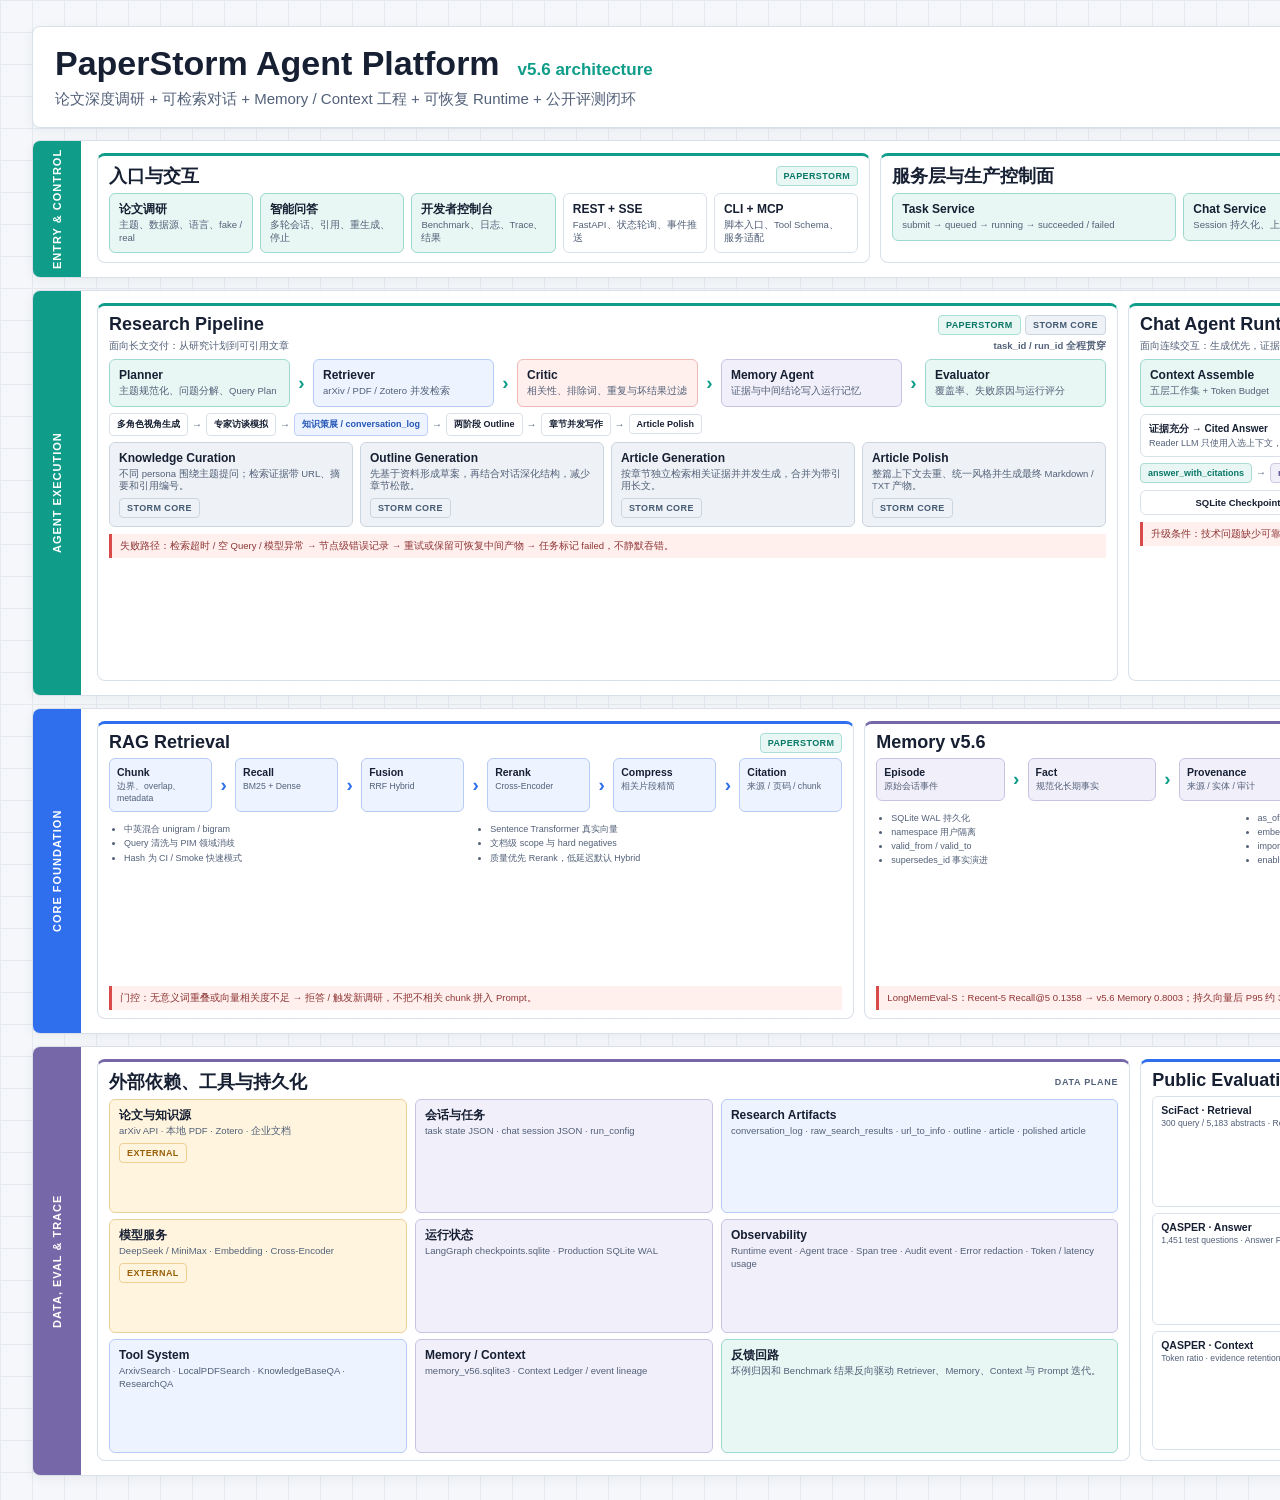
<file: docs/architecture/paperstorm-system-architecture.html>
<!doctype html>
<html lang="zh-CN">
<head>
  <meta charset="utf-8" />
  <meta name="viewport" content="width=2400, initial-scale=1" />
  <title>PaperStorm Agent Platform - System Architecture</title>
  <style>
    :root {
      --canvas: #f5f7fa;
      --surface: #ffffff;
      --ink: #172033;
      --muted: #526078;
      --line: #d9e0e9;
      --control: #0f9d8a;
      --control-soft: #e8f7f4;
      --data: #2f6fed;
      --data-soft: #edf3ff;
      --external: #d58a16;
      --external-soft: #fff5df;
      --danger: #d94a4a;
      --danger-soft: #fff0ee;
      --storage: #7567a8;
      --storage-soft: #f1effa;
      --storm: #435a73;
      --storm-soft: #eef2f6;
    }
    * { box-sizing: border-box; }
    html, body { margin: 0; width: 2400px; min-width: 2400px; background: var(--canvas); color: var(--ink); }
    body { font-family: "Segoe UI", "Microsoft YaHei", Arial, sans-serif; letter-spacing: 0; }
    .architecture-map {
      position: relative;
      width: 2400px;
      height: 1500px;
      padding: 26px 32px 24px;
      display: grid;
      grid-template-rows: 102px 138px 406px 326px 430px;
      gap: 12px;
      overflow: hidden;
      background:
        linear-gradient(#e5eaf1 1px, transparent 1px),
        linear-gradient(90deg, #e5eaf1 1px, transparent 1px),
        var(--canvas);
      background-size: 32px 32px;
    }
    .map-header, .layer, .panel {
      background: rgba(255,255,255,.97);
      border: 1px solid var(--line);
      border-radius: 8px;
      box-shadow: 0 3px 12px rgba(38, 54, 74, .055);
    }
    .map-header { display: grid; grid-template-columns: 1.3fr 1fr; align-items: center; padding: 16px 22px; }
    .title-line { display: flex; align-items: baseline; gap: 18px; }
    h1 { margin: 0; font-size: 34px; line-height: 1.1; letter-spacing: 0; }
    .version { color: var(--control); font-size: 17px; font-weight: 800; }
    .subtitle { margin: 7px 0 0; color: var(--muted); font-size: 15px; }
    .legend { display: flex; justify-content: flex-end; align-items: center; flex-wrap: wrap; gap: 8px 18px; }
    .legend-item { display: flex; gap: 7px; align-items: center; color: var(--muted); font-size: 12px; white-space: nowrap; }
    .legend-line { width: 30px; height: 3px; border-radius: 3px; background: currentColor; }
    .legend-line.dashed { height: 0; border-top: 2px dashed currentColor; background: none; }
    .legend .control { color: var(--control); }
    .legend .data { color: var(--data); }
    .legend .external { color: var(--external); }
    .legend .danger { color: var(--danger); }
    .legend .optional { color: #8994a5; }
    .ownership { display: flex; justify-content: flex-end; gap: 8px; margin-top: 8px; }
    .badge { display: inline-flex; align-items: center; height: 20px; padding: 0 7px; border-radius: 4px; font-size: 9px; font-weight: 800; letter-spacing: .4px; white-space: nowrap; }
    .badge.paperstorm { color: #087766; background: var(--control-soft); border: 1px solid #a9ded4; }
    .badge.storm { color: var(--storm); background: var(--storm-soft); border: 1px solid #cbd5df; }
    .badge.external { color: #995f09; background: var(--external-soft); border: 1px solid #edd092; }
    .badge.blocked { color: #a23333; background: var(--danger-soft); border: 1px solid #efb2ad; }
    .layer { position: relative; padding: 12px 14px 14px 64px; overflow: hidden; }
    .layer-label {
      position: absolute; inset: 0 auto 0 0; width: 48px; display: flex; align-items: center; justify-content: center;
      color: #fff; background: var(--control); font-size: 11px; font-weight: 800; writing-mode: vertical-rl;
      transform: rotate(180deg); letter-spacing: 1px; text-transform: uppercase;
    }
    .layer-label.data-bg { background: var(--data); }
    .layer-label.storage-bg { background: var(--storage); }
    .layer-grid { height: 100%; display: grid; gap: 10px; }
    .entry-grid { grid-template-columns: 1.05fr 2fr; }
    .execution-grid { grid-template-columns: 1fr 1.2fr; }
    .foundation-grid { grid-template-columns: 1.05fr 1.05fr 1fr; }
    .bottom-grid { grid-template-columns: .92fr 1.08fr; }
    .panel { min-width: 0; padding: 8px 11px; box-shadow: none; overflow: hidden; }
    .panel.control-panel { border-top: 3px solid var(--control); }
    .panel.data-panel { border-top: 3px solid var(--data); }
    .panel.external-panel { border-top: 3px solid var(--external); }
    .panel.storage-panel { border-top: 3px solid var(--storage); }
    .panel.danger-panel { border-top: 3px solid var(--danger); }
    .panel-title { display: flex; align-items: center; justify-content: space-between; gap: 8px; margin-bottom: 5px; }
    .panel-title h2, .panel-title h3 { margin: 0; letter-spacing: 0; }
    .panel-title h2 { font-size: 18px; }
    .panel-title h3 { font-size: 15px; }
    .panel-kicker { color: var(--muted); font-size: 9px; font-weight: 800; letter-spacing: .7px; text-transform: uppercase; }
    .nodes { display: grid; gap: 7px; }
    .nodes.cols-2 { grid-template-columns: repeat(2, 1fr); }
    .nodes.cols-3 { grid-template-columns: repeat(3, 1fr); }
    .nodes.cols-4 { grid-template-columns: repeat(4, 1fr); }
    .nodes.cols-5 { grid-template-columns: repeat(5, 1fr); }
    .node {
      min-width: 0; border: 1px solid var(--line); border-radius: 6px; padding: 8px 9px; background: #fff;
      overflow-wrap: anywhere;
    }
    .node strong { display: block; font-size: 12px; line-height: 1.18; margin-bottom: 3px; }
    .node p { margin: 0; color: var(--muted); font-size: 9.5px; line-height: 1.32; }
    .node.control-node { border-color: #9ed9ce; background: var(--control-soft); }
    .node.data-node { border-color: #b7cbf4; background: var(--data-soft); }
    .node.external-node { border-color: #ead098; background: var(--external-soft); }
    .node.storage-node { border-color: #c9c2e5; background: var(--storage-soft); }
    .node.danger-node { border-color: #efb9b4; background: var(--danger-soft); }
    .node.storm-node { border-color: #cbd5df; background: var(--storm-soft); }
    .flow { display: flex; align-items: stretch; gap: 4px; min-width: 0; }
    .flow .node { flex: 1; }
    .arrow { flex: 0 0 15px; display: grid; place-items: center; color: var(--control); font-size: 19px; font-weight: 800; }
    .arrow.data-arrow { color: var(--data); }
    .arrow.danger-arrow { color: var(--danger); }
    .mini-flow { display: flex; align-items: center; flex-wrap: wrap; gap: 4px; margin: 6px 0; }
    .chip { padding: 4px 7px; border: 1px solid var(--line); border-radius: 4px; background: #fff; font-size: 9px; font-weight: 700; }
    .chip.control-chip { color: #087766; border-color: #acdcd3; background: var(--control-soft); }
    .chip.data-chip { color: #2356b7; border-color: #bfd0f2; background: var(--data-soft); }
    .chip.storage-chip { color: #5a4c91; border-color: #cec8e5; background: var(--storage-soft); }
    .micro-arrow { color: var(--muted); font-size: 10px; font-weight: 800; }
    .callout { margin-top: 7px; border-left: 3px solid var(--danger); background: var(--danger-soft); padding: 6px 8px; color: #8e3535; font-size: 9.5px; line-height: 1.3; }
    .ownership-row { display: flex; gap: 4px; margin-top: 5px; }
    .branch-row { display: grid; grid-template-columns: 1fr 1fr 1fr; gap: 6px; margin-top: 7px; }
    .branch { position: relative; border: 1px solid var(--line); border-radius: 6px; padding: 7px 8px; background: #fff; }
    .branch::before { content: ""; position: absolute; top: -8px; left: 50%; height: 8px; border-left: 2px solid var(--control); }
    .branch.danger-branch::before { border-color: var(--danger); border-left-style: dashed; }
    .branch strong { display: block; font-size: 10px; margin-bottom: 2px; }
    .branch p { margin: 0; color: var(--muted); font-size: 9px; line-height: 1.25; }
    .subsystem { display: grid; grid-template-rows: auto auto 1fr auto; }
    .subsystem .flow { margin-bottom: 7px; }
    .subsystem .node { padding: 7px; }
    .subsystem .node strong { font-size: 10.5px; }
    .subsystem .node p { font-size: 8.7px; }
    .detail-list { margin: 4px 0 0; padding-left: 15px; color: var(--muted); font-size: 9px; line-height: 1.35; columns: 2; column-gap: 14px; }
    .detail-list li { margin-bottom: 2px; break-inside: avoid; }
    .pipeline-caption { display: flex; justify-content: space-between; align-items: center; gap: 8px; margin: 3px 0 6px; color: var(--muted); font-size: 9.5px; }
    .runtime-strip { display: grid; grid-template-columns: repeat(6, 1fr); gap: 5px; margin-top: 7px; }
    .runtime-strip .node { padding: 6px; text-align: center; }
    .runtime-strip .node strong { font-size: 9.5px; margin: 0; }
    .storage-columns { display: grid; grid-template-columns: .9fr .9fr 1.2fr; gap: 8px; height: calc(100% - 28px); }
    .stack { display: flex; flex-direction: column; gap: 6px; }
    .stack .node { flex: 1; }
    .benchmark-layout { display: grid; grid-template-columns: 1.1fr .9fr; gap: 8px; height: calc(100% - 28px); }
    .benchmark-cards { display: grid; grid-template-columns: 1fr 1fr; gap: 6px; }
    .benchmark-card { border: 1px solid var(--line); border-radius: 6px; padding: 7px 8px; background: #fff; }
    .benchmark-card strong { font-size: 10.5px; display: block; margin-bottom: 2px; }
    .benchmark-card p { margin: 0; font-size: 8.6px; line-height: 1.26; color: var(--muted); }
    .benchmark-card.blocked-card { border-style: dashed; border-color: #e3a39e; background: var(--danger-soft); }
    .loop-column { display: flex; flex-direction: column; justify-content: center; gap: 5px; }
    .loop-step { position: relative; padding: 7px 8px 7px 26px; border: 1px solid #b9caef; border-radius: 6px; background: var(--data-soft); }
    .loop-step b { position: absolute; left: 7px; top: 7px; width: 13px; height: 13px; border-radius: 50%; background: var(--data); color: #fff; font-size: 8px; display: grid; place-items: center; }
    .loop-step strong { display: block; font-size: 10px; }
    .loop-step span { display: block; color: var(--muted); font-size: 8.5px; margin-top: 2px; }
    .loop-down { text-align: center; height: 8px; line-height: 8px; color: var(--data); font-size: 12px; }
    .side-rail { position: absolute; right: 8px; top: 254px; bottom: 446px; width: 20px; pointer-events: none; }
    .side-rail::before { content: ""; position: absolute; left: 8px; top: 0; bottom: 0; border-left: 2px dashed #9eabbc; }
    .rail-tag { position: absolute; right: -3px; padding: 4px 5px; writing-mode: vertical-rl; background: #fff; border: 1px solid var(--line); border-radius: 4px; color: var(--muted); font-size: 8px; font-weight: 800; }
    .rail-tag.request { top: 34px; }
    .rail-tag.event { bottom: 34px; }
    .footer-note { position: absolute; right: 43px; bottom: 28px; color: #7a8697; font-size: 8px; }
  </style>
</head>
<body>
<main class="architecture-map">
  <header class="map-header">
    <div>
      <div class="title-line"><h1>PaperStorm Agent Platform</h1><span class="version">v5.6 architecture</span></div>
      <p class="subtitle">论文深度调研 + 可检索对话 + Memory / Context 工程 + 可恢复 Runtime + 公开评测闭环</p>
    </div>
    <div>
      <div class="legend">
        <span class="legend-item control"><i class="legend-line"></i>Agent 控制流</span>
        <span class="legend-item data"><i class="legend-line"></i>数据 / 检索流</span>
        <span class="legend-item external"><i class="legend-line"></i>外部模型与工具</span>
        <span class="legend-item danger"><i class="legend-line dashed"></i>降级 / 拒答</span>
        <span class="legend-item optional"><i class="legend-line dashed"></i>可选 / 兼容路径</span>
      </div>
      <div class="ownership"><span class="badge storm">STORM CORE</span><span class="badge paperstorm">PAPERSTORM</span><span class="badge external">EXTERNAL</span></div>
    </div>
  </header>

  <section class="layer entry-layer">
    <div class="layer-label">Entry & Control</div>
    <div class="layer-grid entry-grid">
      <article class="panel control-panel">
        <div class="panel-title"><h2>入口与交互</h2><span class="badge paperstorm">PAPERSTORM</span></div>
        <div class="nodes cols-5">
          <div class="node control-node"><strong>论文调研</strong><p>主题、数据源、语言、fake / real</p></div>
          <div class="node control-node"><strong>智能问答</strong><p>多轮会话、引用、重生成、停止</p></div>
          <div class="node control-node"><strong>开发者控制台</strong><p>Benchmark、日志、Trace、结果</p></div>
          <div class="node"><strong>REST + SSE</strong><p>FastAPI、状态轮询、事件推送</p></div>
          <div class="node"><strong>CLI + MCP</strong><p>脚本入口、Tool Schema、服务适配</p></div>
        </div>
      </article>
      <article class="panel control-panel">
        <div class="panel-title"><h2>服务层与生产控制面</h2><span class="panel-kicker">request lifecycle & governance</span></div>
        <div class="nodes cols-5">
          <div class="node control-node"><strong>Task Service</strong><p>submit → queued → running → succeeded / failed</p></div>
          <div class="node control-node"><strong>Chat Service</strong><p>Session 持久化、上下文、取消与版本</p></div>
          <div class="node"><strong>Worker & Concurrency</strong><p>并发容量、队列调度、恢复与重试</p></div>
          <div class="node storage-node"><strong>Production Control</strong><p>ACL、幂等、TTL Cache、熔断、审计</p></div>
          <div class="node data-node"><strong>Benchmark Manager</strong><p>Registry、隔离子进程、PID、日志与结果</p></div>
        </div>
      </article>
    </div>
  </section>

  <section class="layer">
    <div class="layer-label">Agent Execution</div>
    <div class="layer-grid execution-grid">
      <article class="panel control-panel">
        <div class="panel-title"><h2>Research Pipeline</h2><span><span class="badge paperstorm">PAPERSTORM</span> <span class="badge storm">STORM CORE</span></span></div>
        <div class="pipeline-caption"><span>面向长文交付：从研究计划到可引用文章</span><b>task_id / run_id 全程贯穿</b></div>
        <div class="flow">
          <div class="node control-node"><strong>Planner</strong><p>主题规范化、问题分解、Query Plan</p></div><span class="arrow">›</span>
          <div class="node data-node"><strong>Retriever</strong><p>arXiv / PDF / Zotero 并发检索</p></div><span class="arrow">›</span>
          <div class="node danger-node"><strong>Critic</strong><p>相关性、排除词、重复与坏结果过滤</p></div><span class="arrow">›</span>
          <div class="node storage-node"><strong>Memory Agent</strong><p>证据与中间结论写入运行记忆</p></div><span class="arrow">›</span>
          <div class="node control-node"><strong>Evaluator</strong><p>覆盖率、失败原因与运行评分</p></div>
        </div>
        <div class="mini-flow">
          <span class="chip">多角色视角生成</span><span class="micro-arrow">→</span>
          <span class="chip">专家访谈模拟</span><span class="micro-arrow">→</span>
          <span class="chip data-chip">知识策展 / conversation_log</span><span class="micro-arrow">→</span>
          <span class="chip">两阶段 Outline</span><span class="micro-arrow">→</span>
          <span class="chip">章节并发写作</span><span class="micro-arrow">→</span>
          <span class="chip">Article Polish</span>
        </div>
        <div class="nodes cols-4">
          <div class="node storm-node"><strong>Knowledge Curation</strong><p>不同 persona 围绕主题提问；检索证据带 URL、摘要和引用编号。</p><div class="ownership-row"><span class="badge storm">STORM CORE</span></div></div>
          <div class="node storm-node"><strong>Outline Generation</strong><p>先基于资料形成草案，再结合对话深化结构，减少章节松散。</p><div class="ownership-row"><span class="badge storm">STORM CORE</span></div></div>
          <div class="node storm-node"><strong>Article Generation</strong><p>按章节独立检索相关证据并并发生成，合并为带引用长文。</p><div class="ownership-row"><span class="badge storm">STORM CORE</span></div></div>
          <div class="node storm-node"><strong>Article Polish</strong><p>整篇上下文去重、统一风格并生成最终 Markdown / TXT 产物。</p><div class="ownership-row"><span class="badge storm">STORM CORE</span></div></div>
        </div>
        <div class="callout">失败路径：检索超时 / 空 Query / 模型异常 → 节点级错误记录 → 重试或保留可恢复中间产物 → 任务标记 failed，不静默吞错。</div>
      </article>

      <article class="panel control-panel">
        <div class="panel-title"><h2>Chat Agent Runtime</h2><span class="badge paperstorm">LANGGRAPH + PAPERSTORM</span></div>
        <div class="pipeline-caption"><span>面向连续交互：生成优先，证据不足才升级检索或深度调研</span><b>thread_id + request_id 幂等</b></div>
        <div class="flow">
          <div class="node control-node"><strong>Context Assemble</strong><p>五层工作集 + Token Budget</p></div><span class="arrow">›</span>
          <div class="node control-node"><strong>Intent Route</strong><p>规则兜底 + LLM 增强</p></div><span class="arrow">›</span>
          <div class="node storage-node"><strong>Memory Recall</strong><p>跨会话事实与 episode</p></div><span class="arrow">›</span>
          <div class="node data-node"><strong>Knowledge Retrieval</strong><p>已有任务 / KB / 论文证据</p></div><span class="arrow">›</span>
          <div class="node control-node"><strong>Evidence Gate</strong><p>LLM Judge + 确定性保守回退</p></div>
        </div>
        <div class="branch-row">
          <div class="branch"><strong>证据充分 → Cited Answer</strong><p>Reader LLM 只使用入选上下文，返回答案与可展开引用。</p></div>
          <div class="branch"><strong>需要新知识 → Deep Research</strong><p>调用隔离的 STORM 工具，等待调研结果后再组织回答。</p></div>
          <div class="branch danger-branch"><strong>歧义 / 不安全 → Clarify / Refuse</strong><p>请求补充主题，或明确说明现有证据不足，不伪造答案。</p></div>
        </div>
        <div class="mini-flow">
          <span class="chip control-chip">answer_with_citations</span><span class="micro-arrow">→</span>
          <span class="chip storage-chip">memory_candidate_write</span><span class="micro-arrow">→</span>
          <span class="chip control-chip">final_trace</span><span class="micro-arrow">→</span>
          <span class="chip">Session JSON / SSE event</span>
        </div>
        <div class="runtime-strip">
          <div class="node"><strong>SQLite Checkpoint</strong></div>
          <div class="node"><strong>节点级 Retry</strong></div>
          <div class="node"><strong>Tool Registry</strong></div>
          <div class="node"><strong>Hook Manager</strong></div>
          <div class="node"><strong>Cancel / Regenerate</strong></div>
          <div class="node"><strong>Span Trace</strong></div>
        </div>
        <div class="callout">升级条件：技术问题缺少可靠证据、裁判判定 insufficient，或用户明确要求调研；闲聊与系统问题不应误入论文检索。</div>
      </article>
    </div>
  </section>

  <section class="layer">
    <div class="layer-label data-bg">Core Foundation</div>
    <div class="layer-grid foundation-grid">
      <article class="panel data-panel subsystem">
        <div class="panel-title"><h2>RAG Retrieval</h2><span class="badge paperstorm">PAPERSTORM</span></div>
        <div class="flow">
          <div class="node data-node"><strong>Chunk</strong><p>边界、overlap、metadata</p></div><span class="arrow data-arrow">›</span>
          <div class="node data-node"><strong>Recall</strong><p>BM25 + Dense</p></div><span class="arrow data-arrow">›</span>
          <div class="node data-node"><strong>Fusion</strong><p>RRF Hybrid</p></div><span class="arrow data-arrow">›</span>
          <div class="node data-node"><strong>Rerank</strong><p>Cross-Encoder</p></div><span class="arrow data-arrow">›</span>
          <div class="node data-node"><strong>Compress</strong><p>相关片段精简</p></div><span class="arrow data-arrow">›</span>
          <div class="node data-node"><strong>Citation</strong><p>来源 / 页码 / chunk</p></div>
        </div>
        <ul class="detail-list"><li>中英混合 unigram / bigram</li><li>Query 清洗与 PIM 领域消歧</li><li>Hash 为 CI / Smoke 快速模式</li><li>Sentence Transformer 真实向量</li><li>文档级 scope 与 hard negatives</li><li>质量优先 Rerank，低延迟默认 Hybrid</li></ul>
        <div class="callout">门控：无意义词重叠或向量相关度不足 → 拒答 / 触发新调研，不把不相关 chunk 拼入 Prompt。</div>
      </article>

      <article class="panel storage-panel subsystem">
        <div class="panel-title"><h2>Memory v5.6</h2><span class="badge paperstorm">TEMPORAL MEMORY</span></div>
        <div class="flow">
          <div class="node storage-node"><strong>Episode</strong><p>原始会话事件</p></div><span class="arrow">›</span>
          <div class="node storage-node"><strong>Fact</strong><p>规范化长期事实</p></div><span class="arrow">›</span>
          <div class="node storage-node"><strong>Provenance</strong><p>来源 / 实体 / 审计</p></div><span class="arrow">›</span>
          <div class="node storage-node"><strong>Hybrid Recall</strong><p>BM25 + Vector + Time</p></div><span class="arrow">›</span>
          <div class="node storage-node"><strong>RRF + MMR</strong><p>融合与多样性</p></div>
        </div>
        <ul class="detail-list"><li>SQLite WAL 持久化</li><li>namespace 用户隔离</li><li>valid_from / valid_to</li><li>supersedes_id 事实演进</li><li>as_of 历史查询</li><li>embedding 按模型指纹持久化</li><li>importance / recency</li><li>enable / export / delete / audit</li></ul>
        <div class="callout">LongMemEval-S：Recent-5 Recall@5 0.1358 → v5.6 Memory 0.8003；持久向量后 P95 约 359 ms。仅代表 evidence retrieval。</div>
      </article>

      <article class="panel control-panel subsystem">
        <div class="panel-title"><h2>Context v5.6</h2><span class="badge paperstorm">WORKING SET</span></div>
        <div class="flow">
          <div class="node control-node"><strong>Pinned</strong><p>系统约束</p></div><span class="arrow">›</span>
          <div class="node control-node"><strong>Active</strong><p>近期消息组</p></div><span class="arrow">›</span>
          <div class="node control-node"><strong>Summary</strong><p>递归压缩</p></div><span class="arrow">›</span>
          <div class="node control-node"><strong>Memory & Evidence</strong><p>按需召回</p></div><span class="arrow">›</span>
          <div class="node control-node"><strong>Artifact</strong><p>大纲 / 工具产物</p></div>
        </div>
        <ul class="detail-list"><li>模型窗口 - 输出预留 = 输入上限</li><li>每层独立 Token Cap</li><li>soft / high watermark</li><li>tool call + result 原子组</li><li>Summary DAG / compaction_id</li><li>Context Ledger 精确恢复</li><li>结构校验与 hard fit</li><li>失败回退确定性摘要</li></ul>
        <div class="callout">QASPER：已召回证据保留率 0.999847；压缩前后 Gold Recall 均为 0.618648；Context 平均为全文 token 的 16.657%。</div>
      </article>
    </div>
  </section>

  <section class="layer">
    <div class="layer-label storage-bg">Data, Eval & Trace</div>
    <div class="layer-grid bottom-grid">
      <article class="panel storage-panel">
        <div class="panel-title"><h2>外部依赖、工具与持久化</h2><span class="panel-kicker">data plane</span></div>
        <div class="storage-columns">
          <div class="stack">
            <div class="node external-node"><strong>论文与知识源</strong><p>arXiv API · 本地 PDF · Zotero · 企业文档</p><div class="ownership-row"><span class="badge external">EXTERNAL</span></div></div>
            <div class="node external-node"><strong>模型服务</strong><p>DeepSeek / MiniMax · Embedding · Cross-Encoder</p><div class="ownership-row"><span class="badge external">EXTERNAL</span></div></div>
            <div class="node data-node"><strong>Tool System</strong><p>ArxivSearch · LocalPDFSearch · KnowledgeBaseQA · ResearchQA</p></div>
          </div>
          <div class="stack">
            <div class="node storage-node"><strong>会话与任务</strong><p>task state JSON · chat session JSON · run_config</p></div>
            <div class="node storage-node"><strong>运行状态</strong><p>LangGraph checkpoints.sqlite · Production SQLite WAL</p></div>
            <div class="node storage-node"><strong>Memory / Context</strong><p>memory_v56.sqlite3 · Context Ledger / event lineage</p></div>
          </div>
          <div class="stack">
            <div class="node data-node"><strong>Research Artifacts</strong><p>conversation_log · raw_search_results · url_to_info · outline · article · polished article</p></div>
            <div class="node storage-node"><strong>Observability</strong><p>Runtime event · Agent trace · Span tree · Audit event · Error redaction · Token / latency usage</p></div>
            <div class="node control-node"><strong>反馈回路</strong><p>坏例归因和 Benchmark 结果反向驱动 Retriever、Memory、Context 与 Prompt 迭代。</p></div>
          </div>
        </div>
      </article>

      <article class="panel data-panel">
        <div class="panel-title"><h2>Public Evaluation & Benchmark Registry</h2><span class="badge paperstorm">EVIDENCE-BASED</span></div>
        <div class="benchmark-layout">
          <div class="benchmark-cards">
            <div class="benchmark-card"><strong>SciFact · Retrieval</strong><p>300 query / 5,183 abstracts · Recall@10 · MRR · nDCG · latency</p></div>
            <div class="benchmark-card"><strong>QASPER · Retrieval</strong><p>1,309 questions · paper-scoped evidence Recall@5 · hard negatives</p></div>
            <div class="benchmark-card"><strong>QASPER · Answer</strong><p>1,451 test questions · Answer F1 · EM · Evidence F1 · paid LLM gate</p></div>
            <div class="benchmark-card"><strong>LongMemEval-S · Memory</strong><p>500 questions · cross-session evidence Recall@5 · category / latency</p></div>
            <div class="benchmark-card"><strong>QASPER · Context</strong><p>Token ratio · evidence retention · over-budget · validation rate</p></div>
            <div class="benchmark-card blocked-card"><strong>LongBench · Context <span class="badge blocked">BLOCKED</span></strong><p>Adapter ready；同模型 full / fixed / v5.6 配对预测仍缺失，不发布分数。</p></div>
          </div>
          <div class="loop-column">
            <div class="loop-step"><b>1</b><strong>Discover Inputs</strong><span>环境变量 → 用户缓存 → 项目数据目录</span></div><div class="loop-down">↓</div>
            <div class="loop-step"><b>2</b><strong>Benchmark Registry</strong><span>READY / BLOCKED · evidence tier · command preview</span></div><div class="loop-down">↓</div>
            <div class="loop-step"><b>3</b><strong>Smoke / Quality</strong><span>Hash 快速链路 / 真实向量与 Rerank / LLM 明示成本</span></div><div class="loop-down">↓</div>
            <div class="loop-step"><b>4</b><strong>Isolated Run Manager</strong><span>allowlist subprocess · PID · cancel · log tail</span></div><div class="loop-down">↓</div>
            <div class="loop-step"><b>5</b><strong>Evidence Package</strong><span>metrics · manifest · predictions · bad cases · CI · raw JSON</span></div>
          </div>
        </div>
      </article>
    </div>
  </section>

  <div class="side-rail"><span class="rail-tag request">REQUESTS ↓</span><span class="rail-tag event">EVENTS / TRACE ↑</span></div>
  <span class="footer-note">Source boundaries verified against PaperStorm v5.6 codebase · 2026-08-11</span>
</main>
</body>
</html>
</file>
